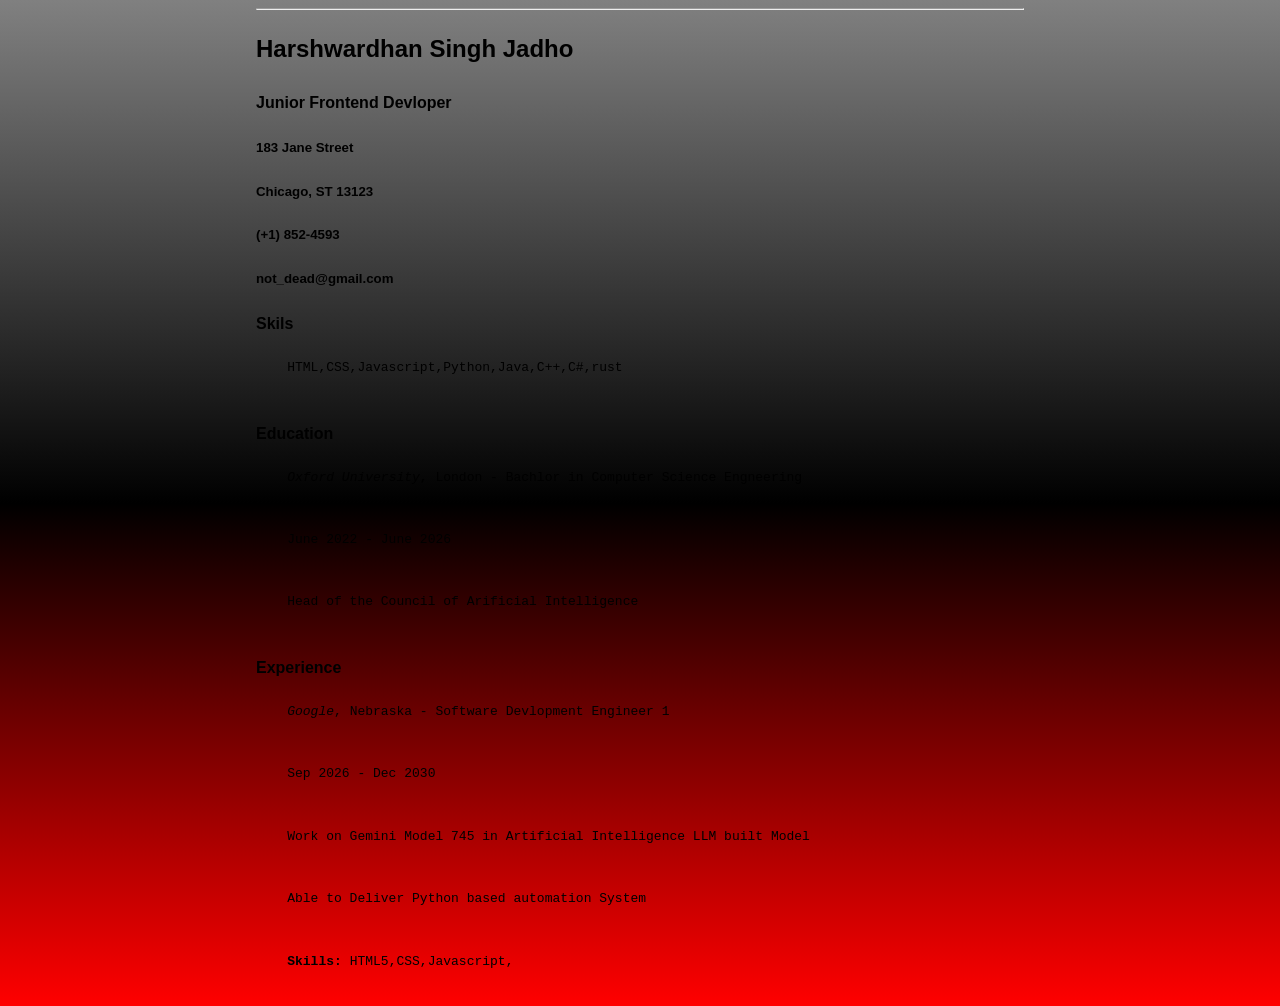
<file: GitDemo/Code with Harry/Web Devlopment/Basic HTML website/index.html>
<!DOCTYPE html>
<html lang="en">
<head>
    <meta charset="UTF-8">
    <meta name="viewport" content="width=device-width, initial-scale=1.0">
     <link rel="stylesheet" href="style.css"> 
    <link href="https://fonts.googleapis.com/css2?family=Bungee+Tint&family=Roboto+Mono:ital,wght@0,100..700;1,100..700&display=swap" rel="stylesheet">
    <title>Single page CV</title>
</head>
<body>
<hr>
  <h2>Harshwardhan Singh Jadho</h2>  
  <h4>Junior Frontend Devloper </h4>
  <h5>183 Jane Street</h5>
  <h5>Chicago, ST 13123</h5>
  <h5>(+1) 852-4593</h5>
  <h5>not_dead@gmail.com</h5>

  <h4>Skils</h4>
  <pre>
    HTML,CSS,Javascript,Python,Java,C++,C#,rust
  </pre>
  <h4>Education</h4>
  <pre>
    <i>Oxford University</i>, London - Bachlor in Computer Science Engneering
    <br>
    June 2022 - June 2026
    <br>
    Head of the Council of Arificial Intelligence
  </pre>
  <h4>Experience</h4>
  <pre>
    <i>Google</i>, Nebraska - Software Devlopment Engineer 1 
    <br>
    Sep 2026 - Dec 2030
    <br>
    Work on Gemini Model 745 in Artificial Intelligence LLM built Model
    <br>
    Able to Deliver Python based automation System
    <br>
    <b>Skills:</b> HTML5,CSS,Javascript,
  </pre>
</body>
</html>
</file>
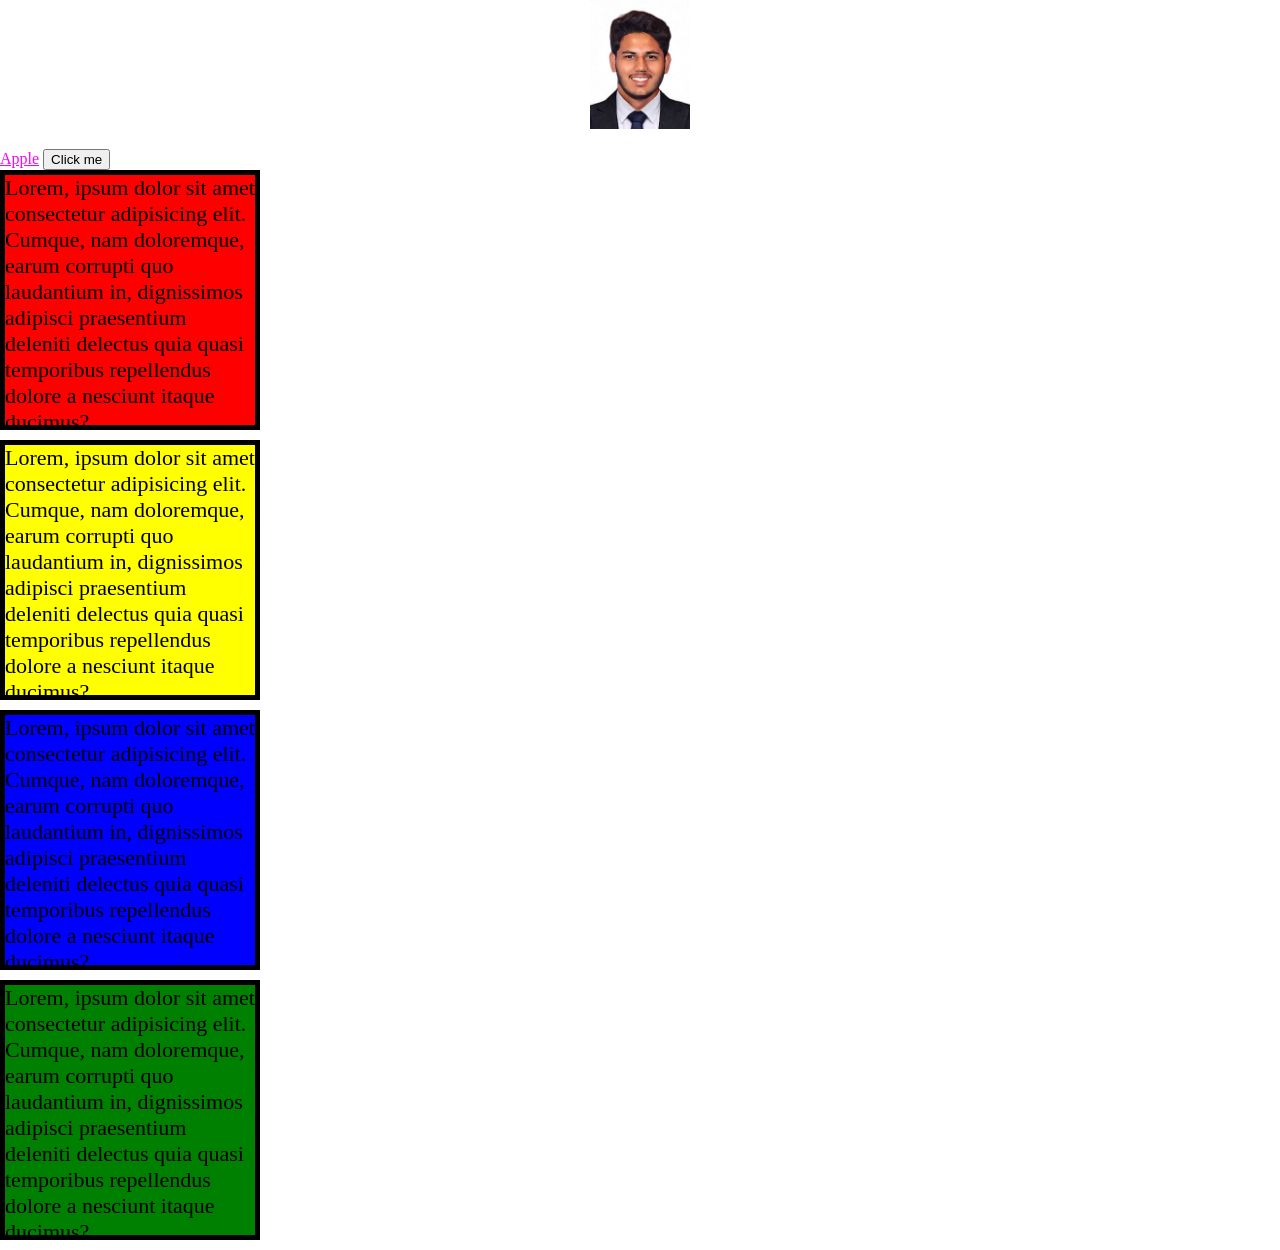
<file: GitDemo/Code with Harry/Web Devlopment/CSS/index.html>
<!DOCTYPE html>
<html lang="en">
<head>
    <meta charset="UTF-8">
    <meta name="viewport" content="width=device-width, initial-scale=1.0">
    <link rel="stylesheet" href="style.css">
    <title>index.html</title>
</head>
<body>
    <img src="Harshwardhan.jpg" width="100px">
    <a href = "https://www.apple.com/in/" target="_main" >Apple</a>
    <button> Click me </button>
    <div id="box1">Lorem, ipsum dolor sit amet consectetur adipisicing elit. Cumque, nam doloremque, earum corrupti quo laudantium in, dignissimos adipisci praesentium deleniti delectus quia quasi temporibus repellendus dolore a nesciunt itaque ducimus?</div>
    <div id="box2">Lorem, ipsum dolor sit amet consectetur adipisicing elit. Cumque, nam doloremque, earum corrupti quo laudantium in, dignissimos adipisci praesentium deleniti delectus quia quasi temporibus repellendus dolore a nesciunt itaque ducimus?</div>
    <div id="box3">Lorem, ipsum dolor sit amet consectetur adipisicing elit. Cumque, nam doloremque, earum corrupti quo laudantium in, dignissimos adipisci praesentium deleniti delectus quia quasi temporibus repellendus dolore a nesciunt itaque ducimus?</div>
    <div id="box4">Lorem, ipsum dolor sit amet consectetur adipisicing elit. Cumque, nam doloremque, earum corrupti quo laudantium in, dignissimos adipisci praesentium deleniti delectus quia quasi temporibus repellendus dolore a nesciunt itaque ducimus?</div>
</body>
</html>
</file>
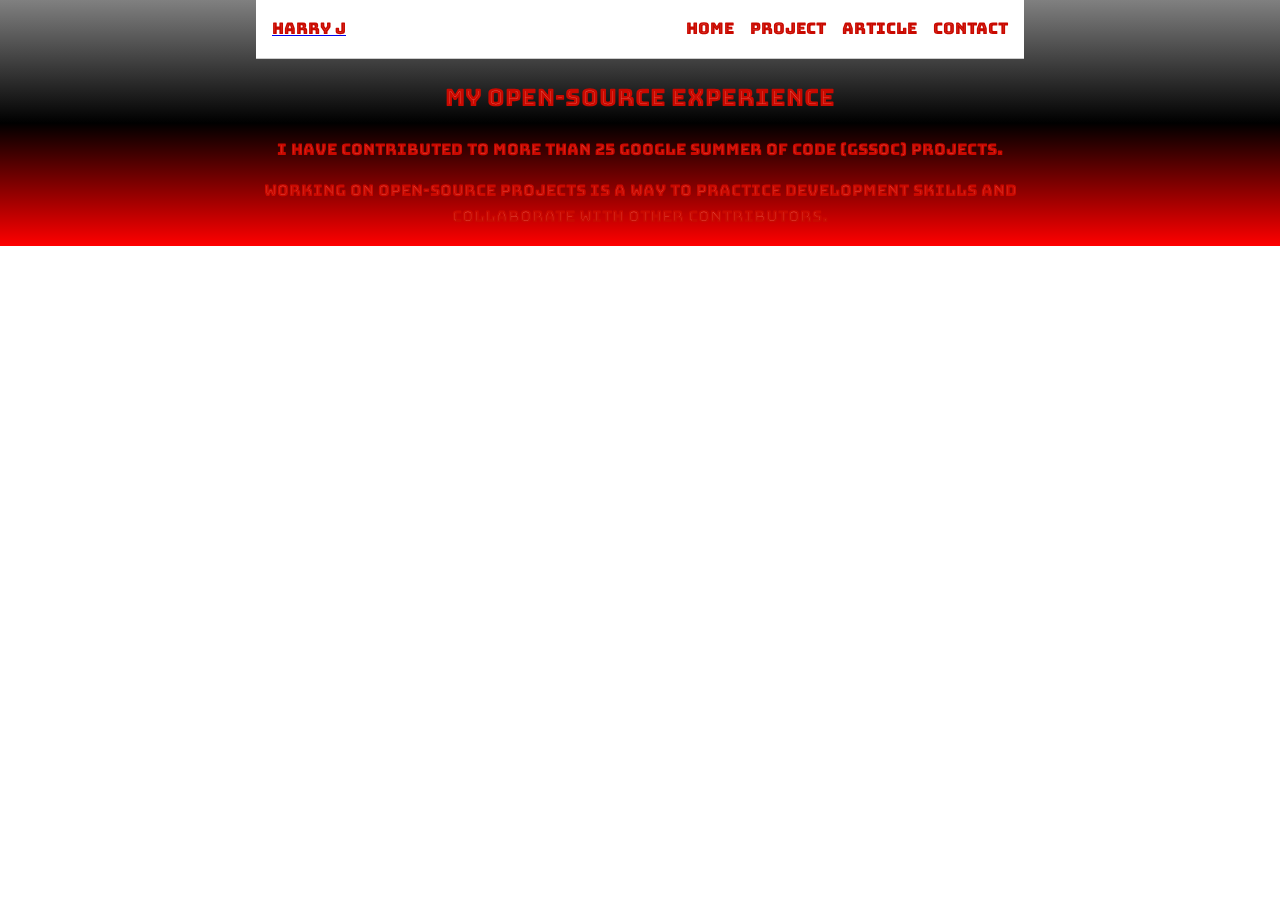
<file: GitDemo/Code with Harry/Web Devlopment/Basic HTML website/Article.html>
<!DOCTYPE html>
<html lang="en">
<head>
    <meta charset="UTF-8">
    <meta name="viewport" content="width=device-width, initial-scale=1.0">
    <title>Articles</title>
     <link rel="stylesheet" href="style.css"> 
    <link href="https://fonts.googleapis.com/css2?family=Bungee+Tint&family=Roboto+Mono:ital,wght@0,100..700;1,100..700&display=swap" rel="stylesheet">
</head>
<body>
<header class="site-header">
    <a href="basic html website.html">Harry J</a>
    <nav class="site-nav" aria-label="Main navigation">
        <a href="basic html website.html">Home</a>
        <a href="Project.html">Project</a>
        <a href="Article.html" aria-current="page">Article</a>
        <a href="Contact.html">Contact</a>
    </nav>
</header>
<main>
    <article>
        <h1>My open-source experience</h1>
        <p>I have contributed to more than 25 Google Summer of Code (GSSOC) projects.</p>
        <p>Working on open-source projects is a way to practice development skills and collaborate with other contributors.</p>
    </article>
</main>
</body>
</html>
</file>
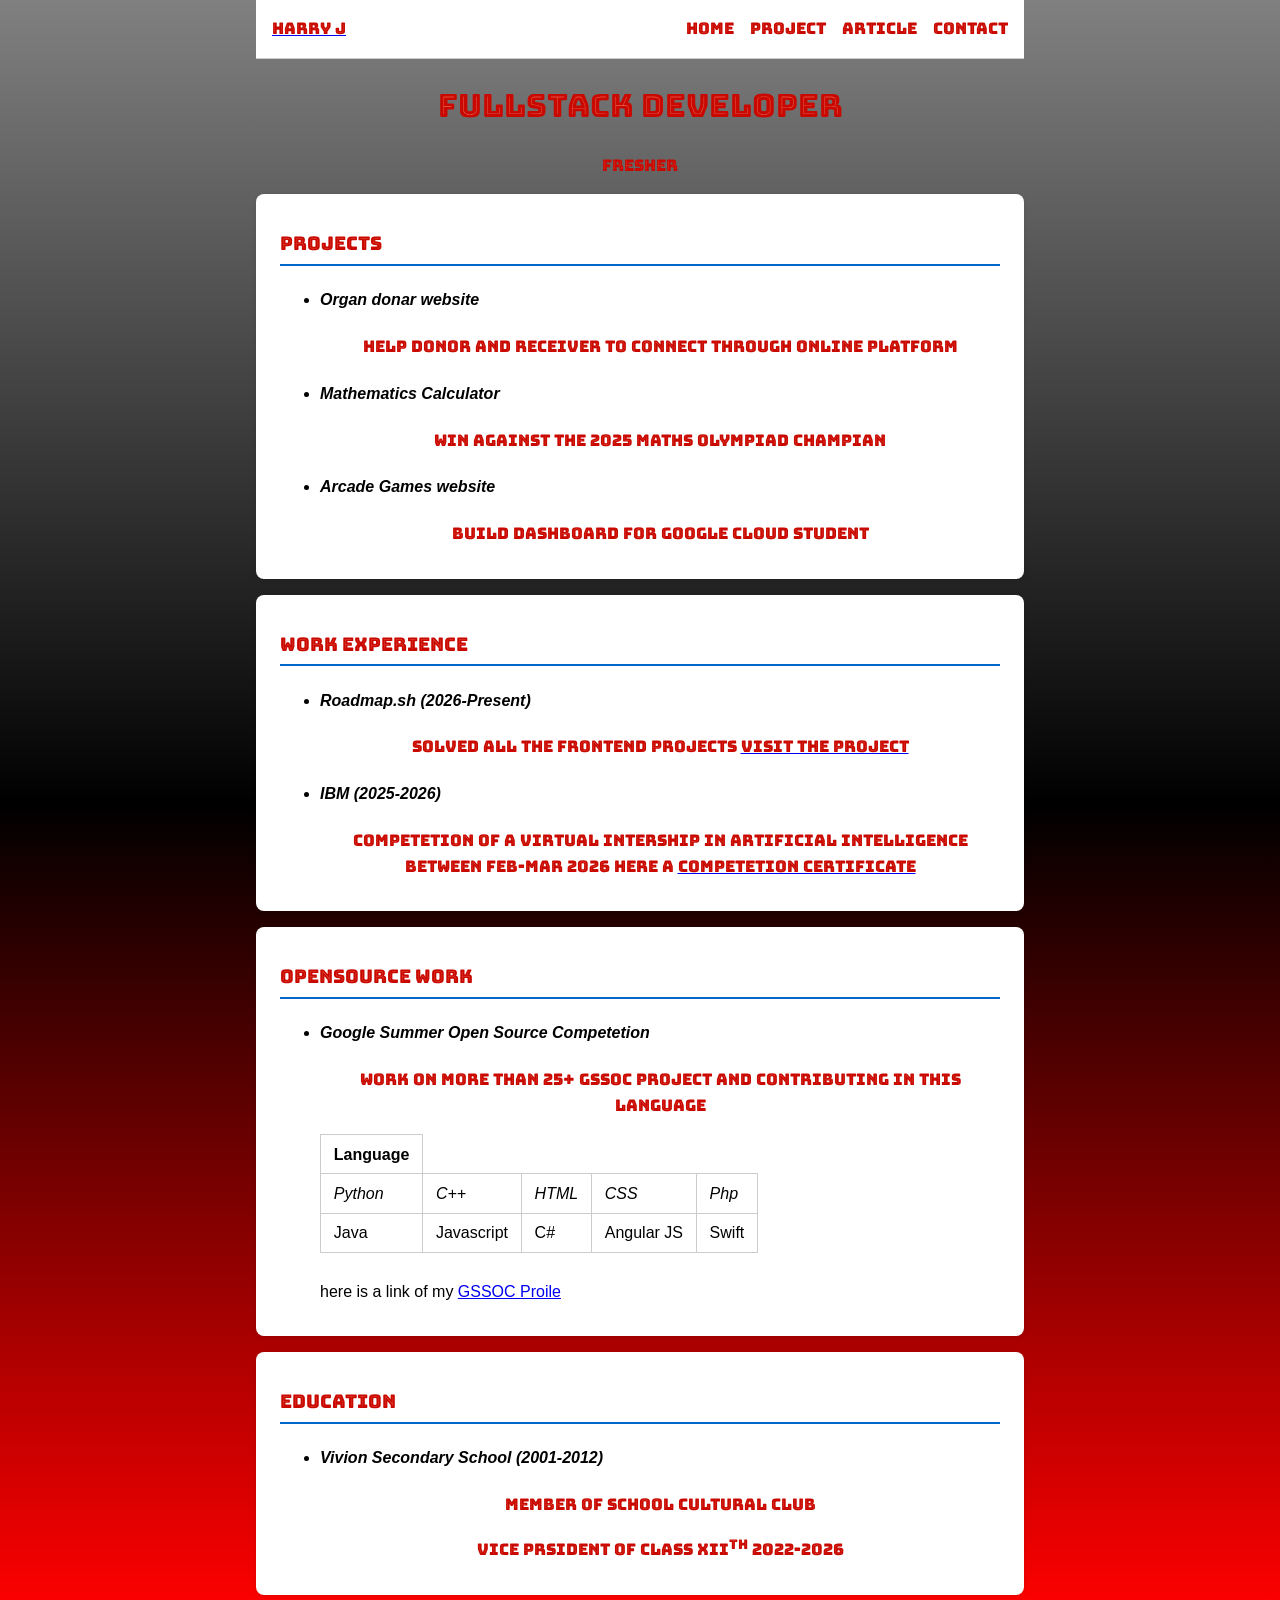
<file: GitDemo/Code with Harry/Web Devlopment/Basic HTML website/basic html website.html>
<!DOCTYPE html>
<html lang="en">
<head>
    <meta charset="UTF-8">
    <meta name="viewport" content="width=device-width, initial-scale=1.0">
    <title>Basic HTML website</title>
    <link rel="stylesheet" href="style.css"> 
    <link href="https://fonts.googleapis.com/css2?family=Bungee+Tint&family=Roboto+Mono:ital,wght@0,100..700;1,100..700&display=swap" rel="stylesheet">
    <link href="https://fonts.googleapis.com/css2?family=Honk&display=swap" rel="stylesheet">
</head>
<body>
<header class="site-header">
    <a href="basic html website.html">Harry J</a>
    <nav class="site-nav" aria-label="Main navigation">
        <a href="basic html website.html" aria-current="page">Home</a>
        <a href="Project.html">Project</a>
        <a href="Article.html">Article</a>
        <a href="Contact.html">Contact</a>
    </nav>
</header>
<header>
  <h1>Fullstack Developer</h1>
  <p>Fresher</p>
</header>
<section>
<h3>Projects</h3>
<ul>
<li><h4><i>Organ donar website</i></h4></li>
<p>
    Help Donor and Receiver to connect through online platform 
</p>
<li><h4><i>Mathematics Calculator</i></h4></li>
<p>
    Win Against the 2025 Maths Olympiad Champian
</p>
<li><h4><i>Arcade Games website</i></h4></li>
<p>
    Build Dashboard for Google Cloud Student  
</p>
</ul>
</section>
<section>
    <h3>Work Experience </h3>
<ul>
    <li><h4><i>Roadmap.sh (2026-Present)</i></h4></li>
    <p>
        Solved all the frontend Projects
        <a href="Project.html"> visit the Project </a>
    </p>
    <li><h4><i>IBM (2025-2026)</i></h4></li>
    <p>
        Competetion of a Virtual Intership in Artificial Intelligence between Feb-Mar 2026 here a 
        <a href="Project.html"> Competetion Certificate </a>
    </p>

</ul>
</section>
<section>
    <h3>Opensource Work </h3>
<ul>
    <li><h4><i>Google Summer Open Source Competetion</i></h4></li>
    <p>
        work on More than 25+ GSSOC Project and Contributing in this Language 
        <table>
    <thead>
    
    <tr>
        <th>Language</th>
    </tr>
    </thead>
    <tbody>
    <tr>
        <td><i>Python</i></td>
        <td><i>C++</i></td>
        <td><i>HTML</i></td>
        <td><i>CSS</i></td>
        <td><i>Php</i></td>
    </tr>
    <tr>
        <td>Java</td>
        <td>Javascript</td>
        <td>C#</td>
        <td>Angular JS</td>
        <td>Swift</td>
    </tr>
    </tbody>
</table>
<br>
        here is a link of my <a href="Project.html">GSSOC Proile</a>
    </p>
</ul>
</section>

<section>
<h3>Education</h3>
<ul><li><h4><i>Vivion Secondary School (2001-2012)</i></h4></li>
    <p>
        Member of School Cultural Club  
    </p>
    <p>
        Vice prsident of Class XII<sup>th</sup> 2022-2026
    </p>
</section>
</ul>
</body>
</html>
</file>
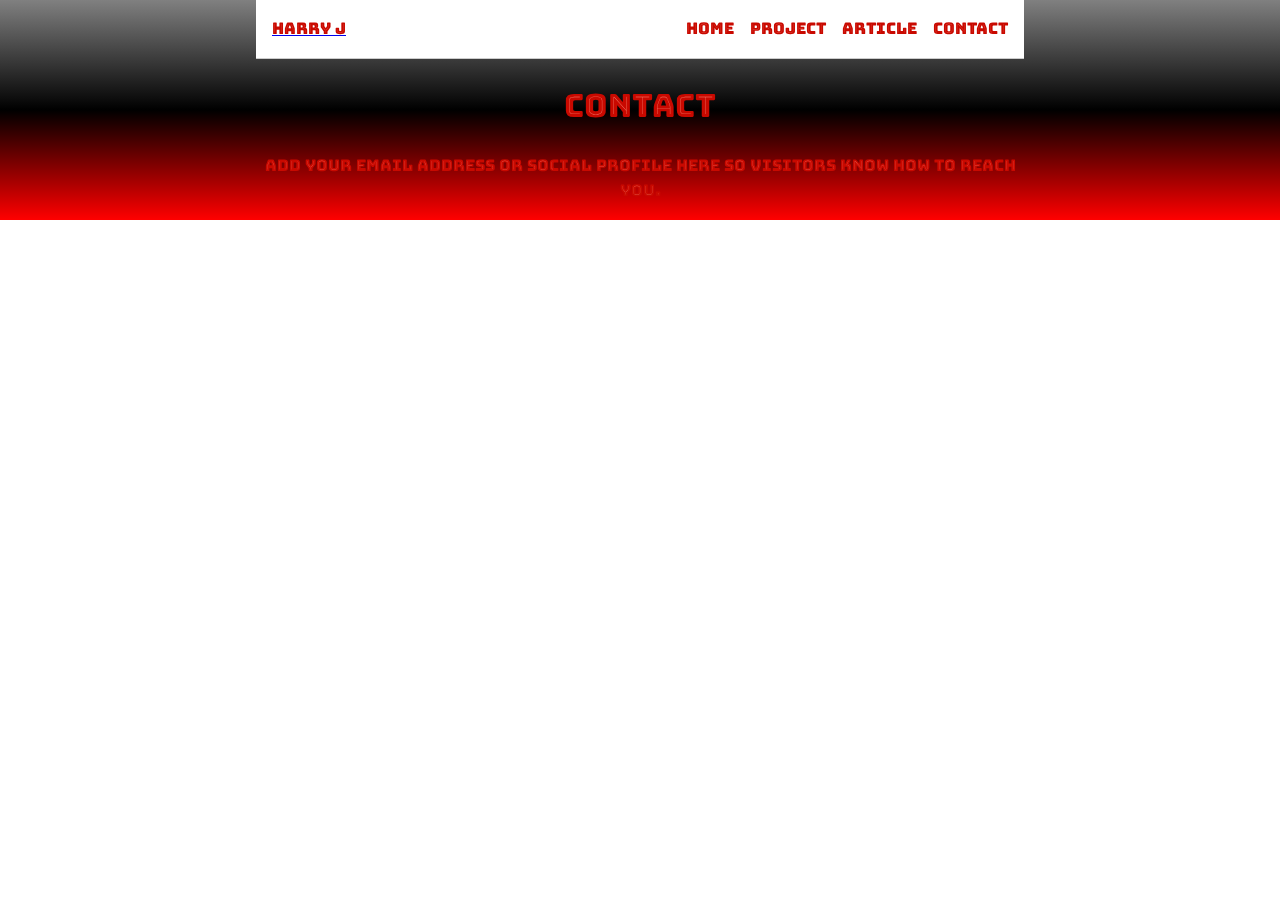
<file: GitDemo/Code with Harry/Web Devlopment/Basic HTML website/Contact.html>
<!DOCTYPE html>
<html lang="en">
<head>
    <meta charset="UTF-8">
    <meta name="viewport" content="width=device-width, initial-scale=1.0">
    <title>Contact | Harry J</title>
     <link rel="stylesheet" href="style.css"> 
    <link href="https://fonts.googleapis.com/css2?family=Bungee+Tint&family=Roboto+Mono:ital,wght@0,100..700;1,100..700&display=swap" rel="stylesheet">
</head>
<body>
<header class="site-header">
    <a href="basic html website.html">Harry J</a>
    <nav class="site-nav" aria-label="Main navigation">
        <a href="basic html website.html">Home</a>
        <a href="Project.html">Project</a>
        <a href="Article.html">Article</a>
        <a href="Contact.html" aria-current="page">Contact</a>
    </nav>
</header>
<main>
    <h1>Contact</h1>
    <p>Add your email address or social profile here so visitors know how to reach you.</p>
</main>
</body>
</html>
</file>
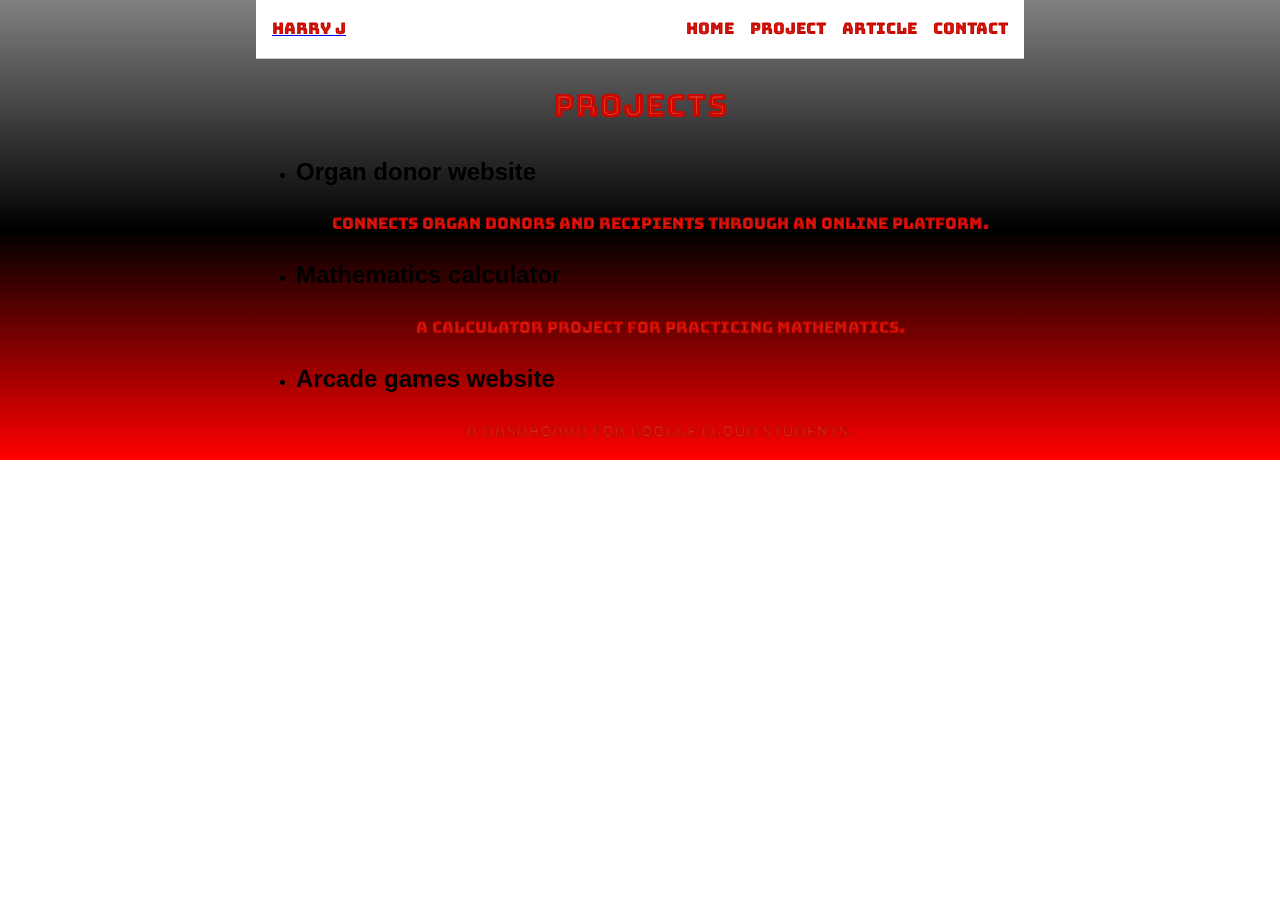
<file: GitDemo/Code with Harry/Web Devlopment/Basic HTML website/Project.html>
<!DOCTYPE html>
<html lang="en">
<head>
    <meta charset="UTF-8">
    <meta name="viewport" content="width=device-width, initial-scale=1.0">
    <title>Projects</title>
     <link rel="stylesheet" href="style.css"> 
    <link href="https://fonts.googleapis.com/css2?family=Bungee+Tint&family=Roboto+Mono:ital,wght@0,100..700;1,100..700&display=swap" rel="stylesheet">
<body>
<header class="site-header">
    <a href="basic html website.html">Harry J</a>
    <nav class="site-nav" aria-label="Main navigation">
        <a href="basic html website.html">Home</a>
        <a href="Project.html" aria-current="page">Project</a>
        <a href="Article.html">Article</a>
        <a href="Contact.html">Contact</a>
    </nav>
</header>
<main>
    <h1>Projects</h1>
    <ul>
        <li>
            <h2>Organ donor website</h2>
            <p>Connects organ donors and recipients through an online platform.</p>
        </li>
        <li>
            <h2>Mathematics calculator</h2>
            <p>A calculator project for practicing mathematics.</p>
        </li>
        <li>
            <h2>Arcade games website</h2>
            <p>A dashboard for Google Cloud students.</p>
        </li>
    </ul>
</main>
</body>
</html>
</file>
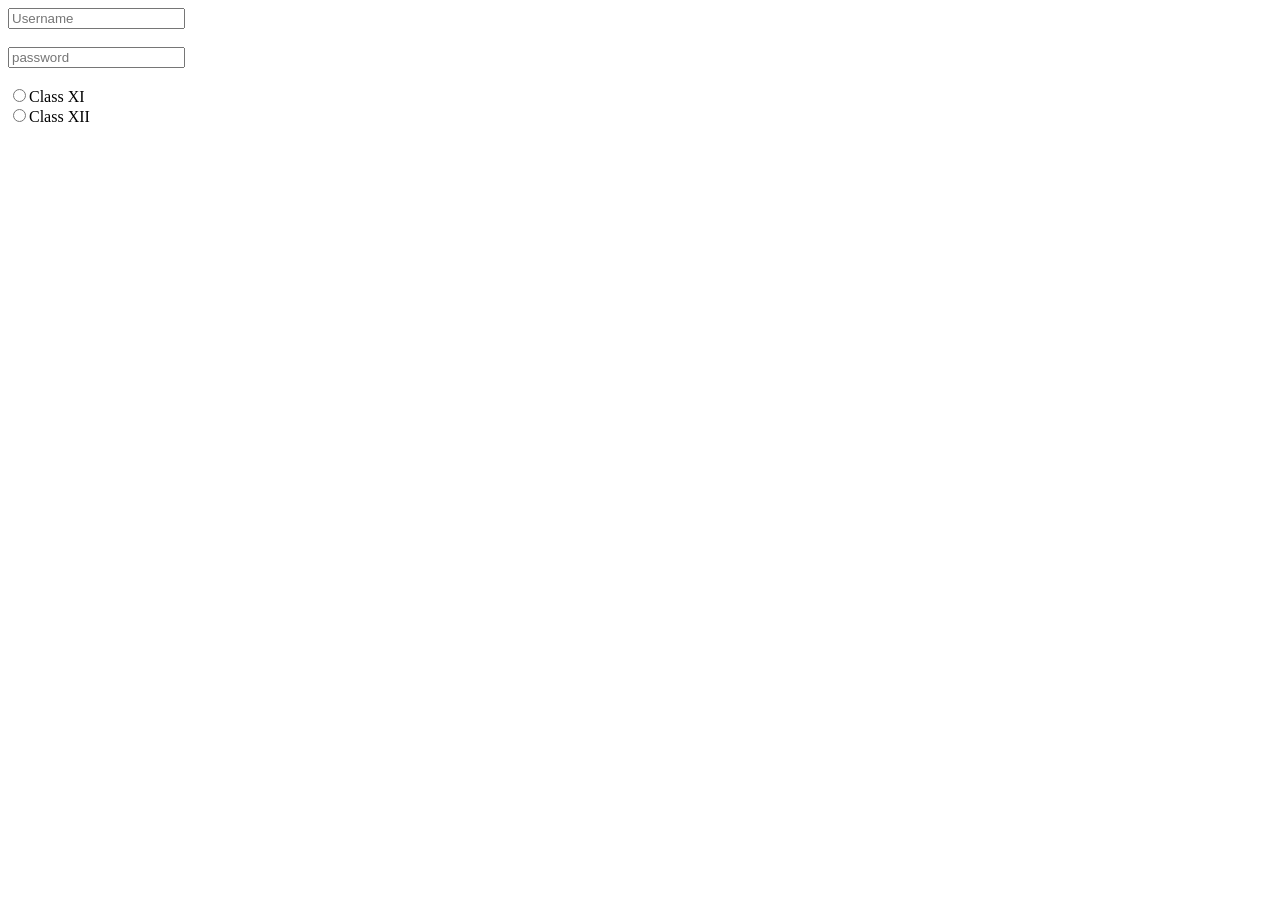
<file: GitDemo/Code with Harry/Web Devlopment/HTML Tutorial/CH 5 HTML Form.html>
<!DOCTYPE html>
<html lang="en">
<head>
    <meta charset="UTF-8">
    <meta name="viewport" content="width=device-width, initial-scale=1.0">
    <title>Document</title>
</head>
<body>
    <form action="/action.php">

        <input type="text" placeholder="Username">
        <br>
        <br>
        <input type="password" placeholder="password">
        <br>
        <br>
        <label for="1">
        <input type="radio" value="Class XI" name="Class" id="1">Class XI
        </label>
        <br>
        <label for="2">
        <input type="radio" value="Class XII" name="Class" id="2">Class XII
        </label>
        
    </form>
</body>
</html>
</file>
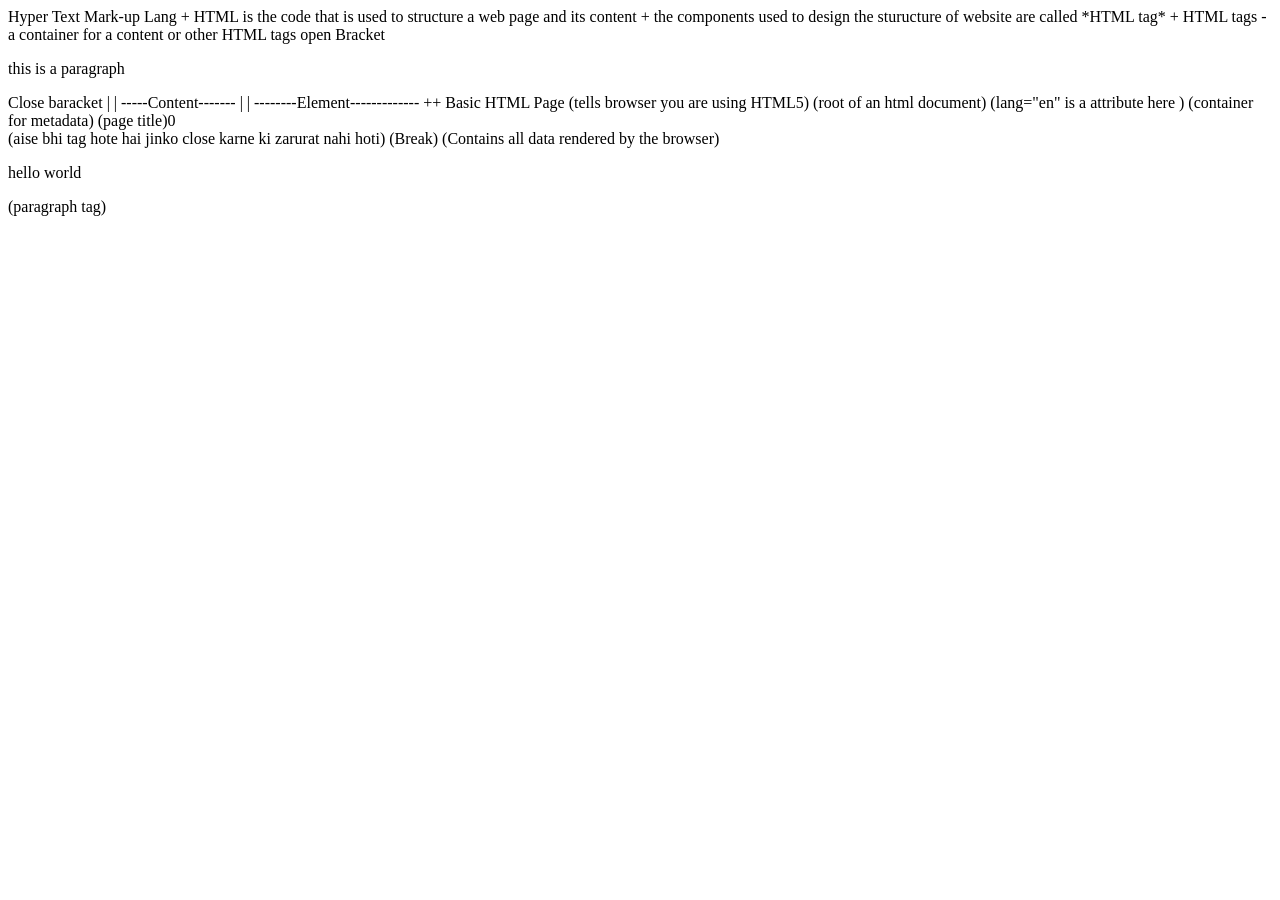
<file: GitDemo/Code with Harry/Web Devlopment/HTML Tutorial/CH1 HTML document structure.html>
Hyper Text Mark-up Lang

+ HTML is the code that is used to structure a web page and its content

+ the components used to design the sturucture of website are called *HTML tag*

+ HTML tags - a container for a content or other HTML tags
  
open Bracket <p> this is a paragraph </p> Close baracket
                |                   |
                 -----Content-------
            |                           |
             --------Element-------------


++ Basic HTML Page

<!DOCTYPE html>   (tells browser you are using HTML5)

<html lang="en">  (root of an html document) (lang="en" is a attribute here )

<head>  (container for metadata)

<title>CH1 HTML document structure</title>  (page title)0

<br> (aise bhi tag hote hai jinko close karne ki zarurat nahi hoti) (Break)
<!--this is a comment-->
</head>

<body>  (Contains all data rendered by the browser)

<p>hello world</p> (paragraph tag)

</body>

</html>
</file>
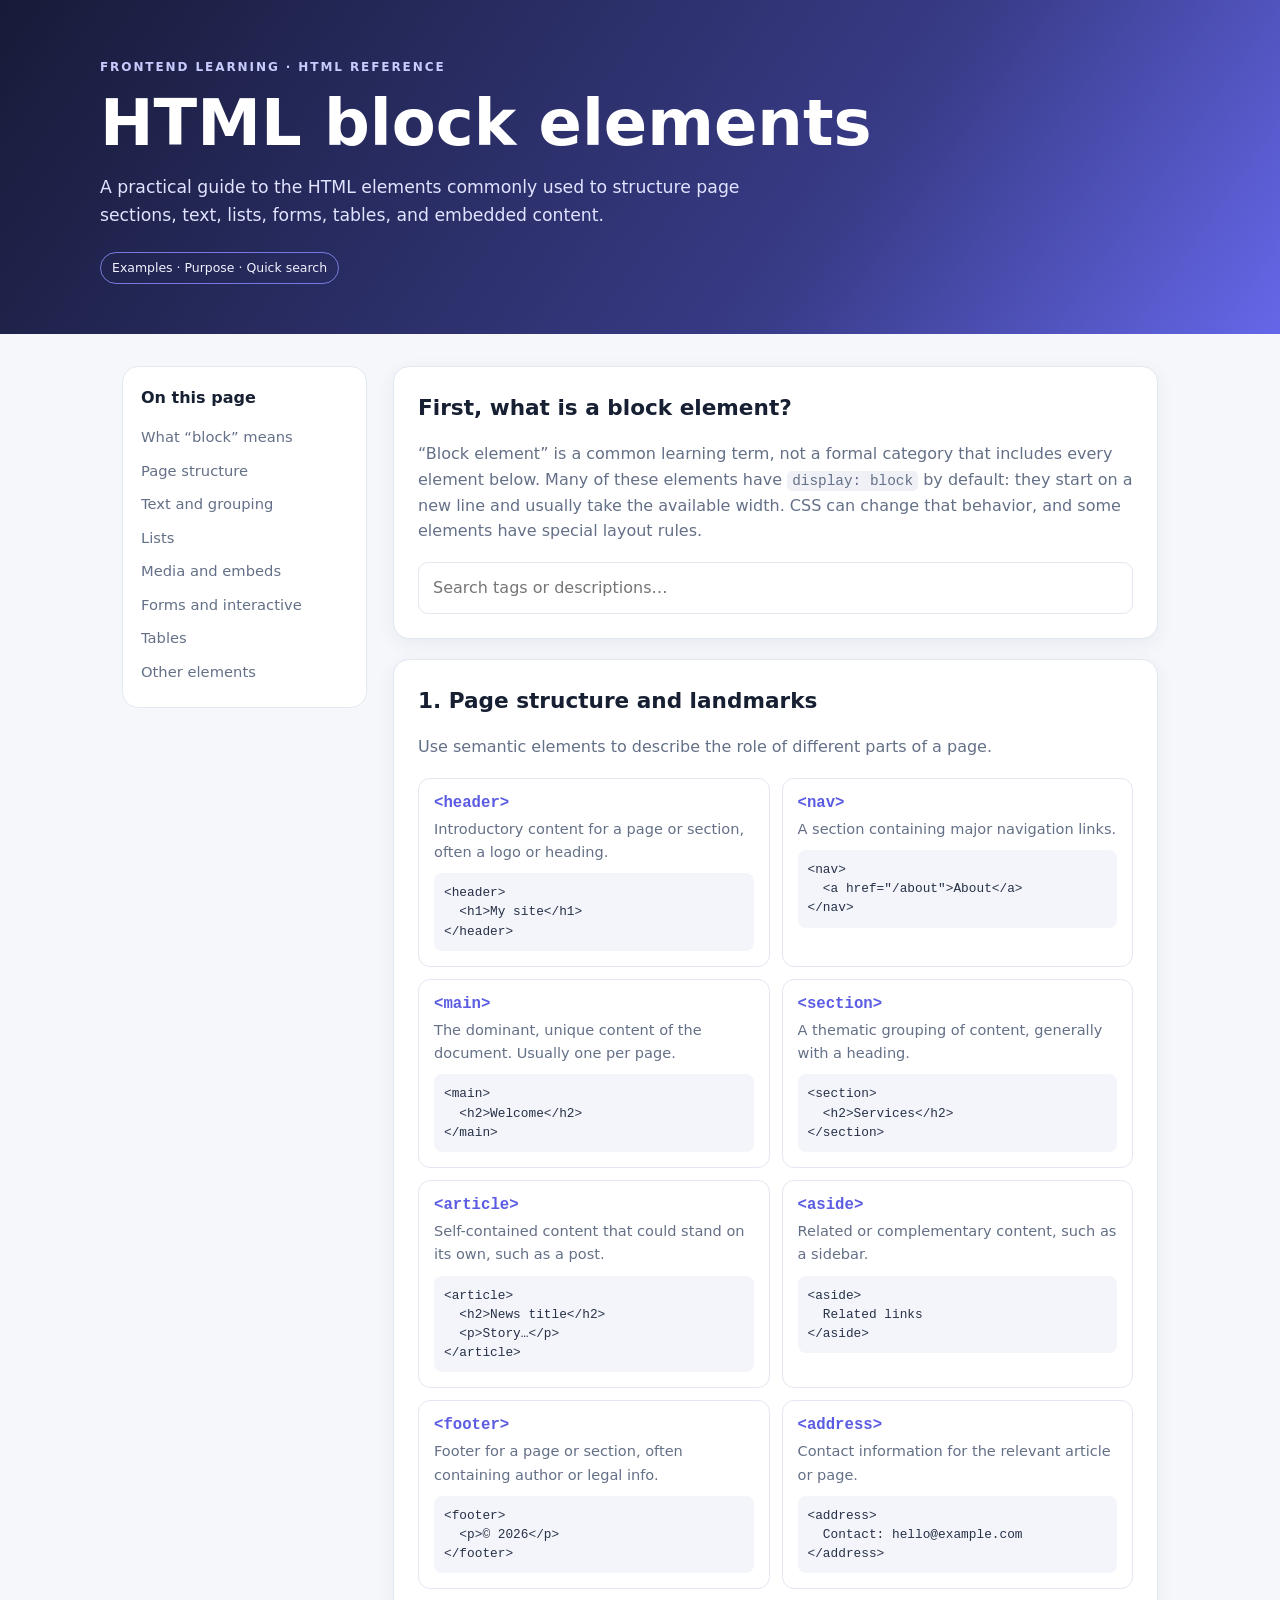
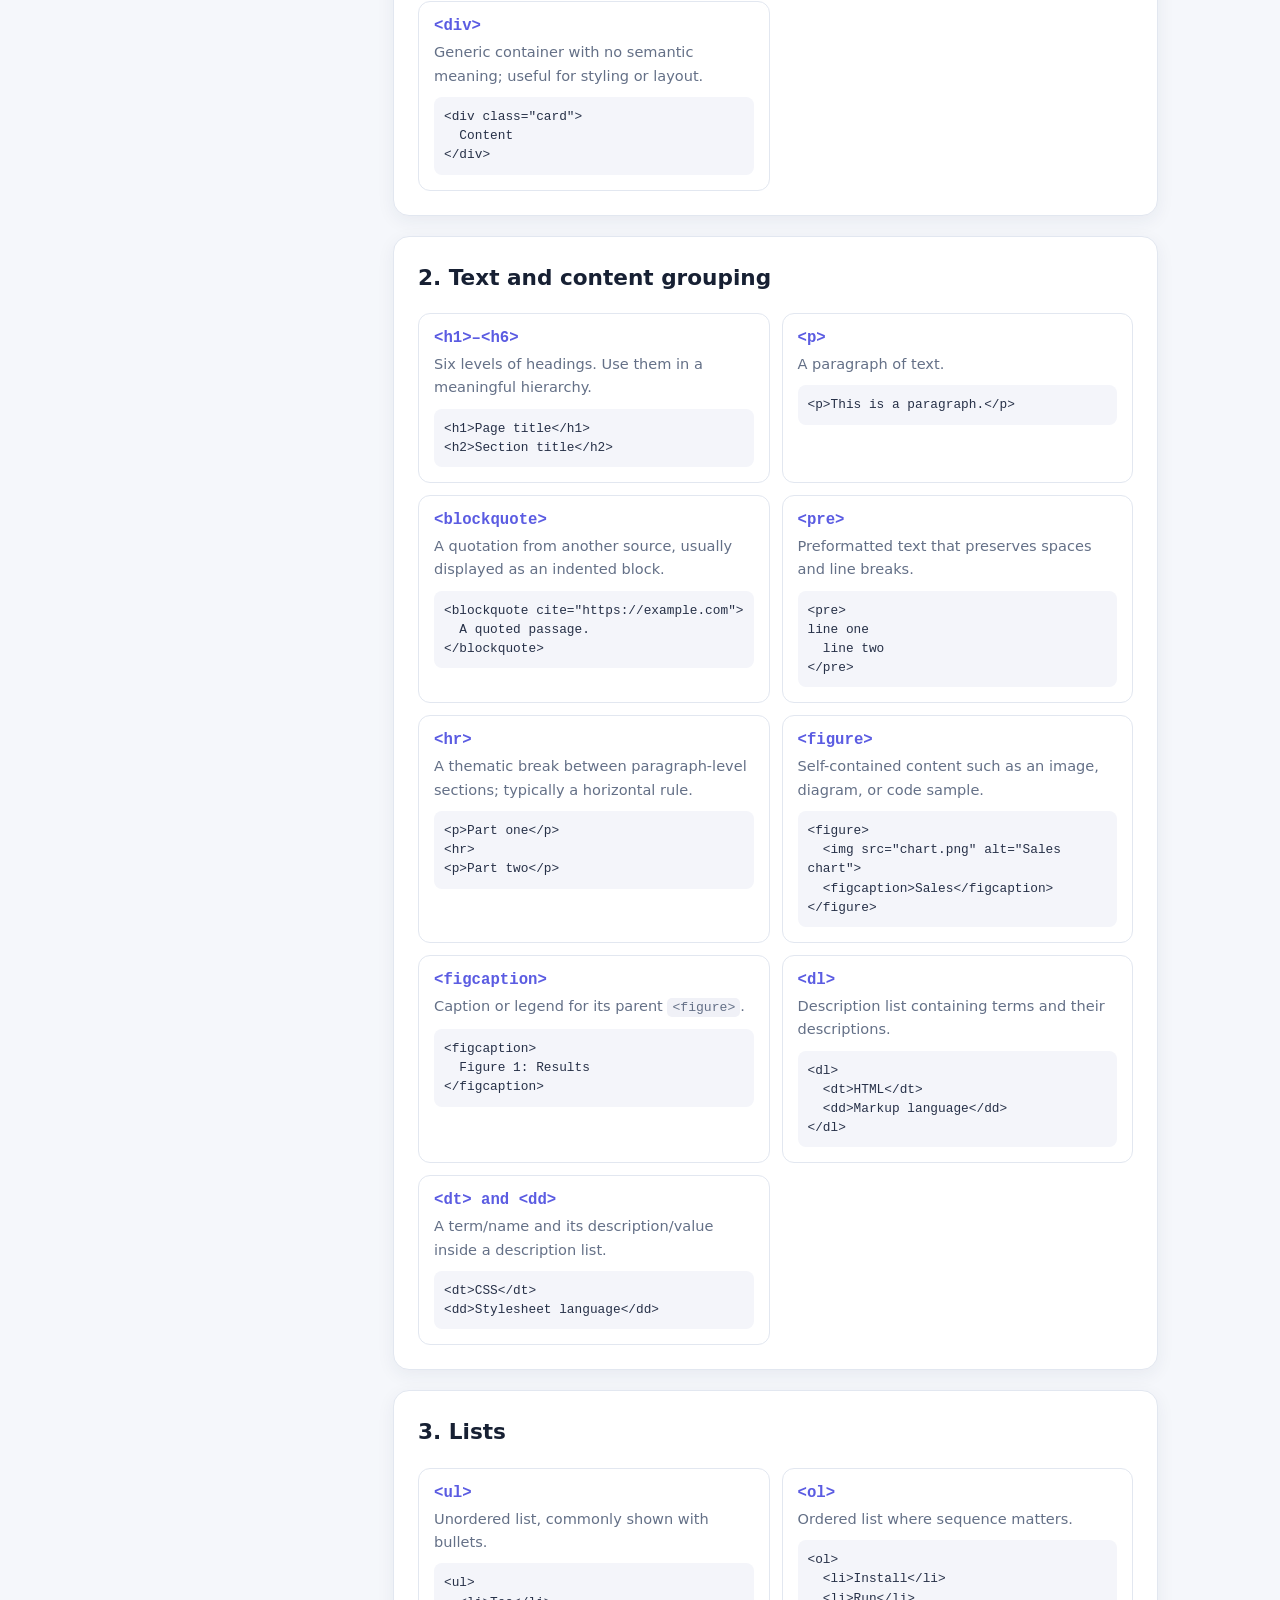
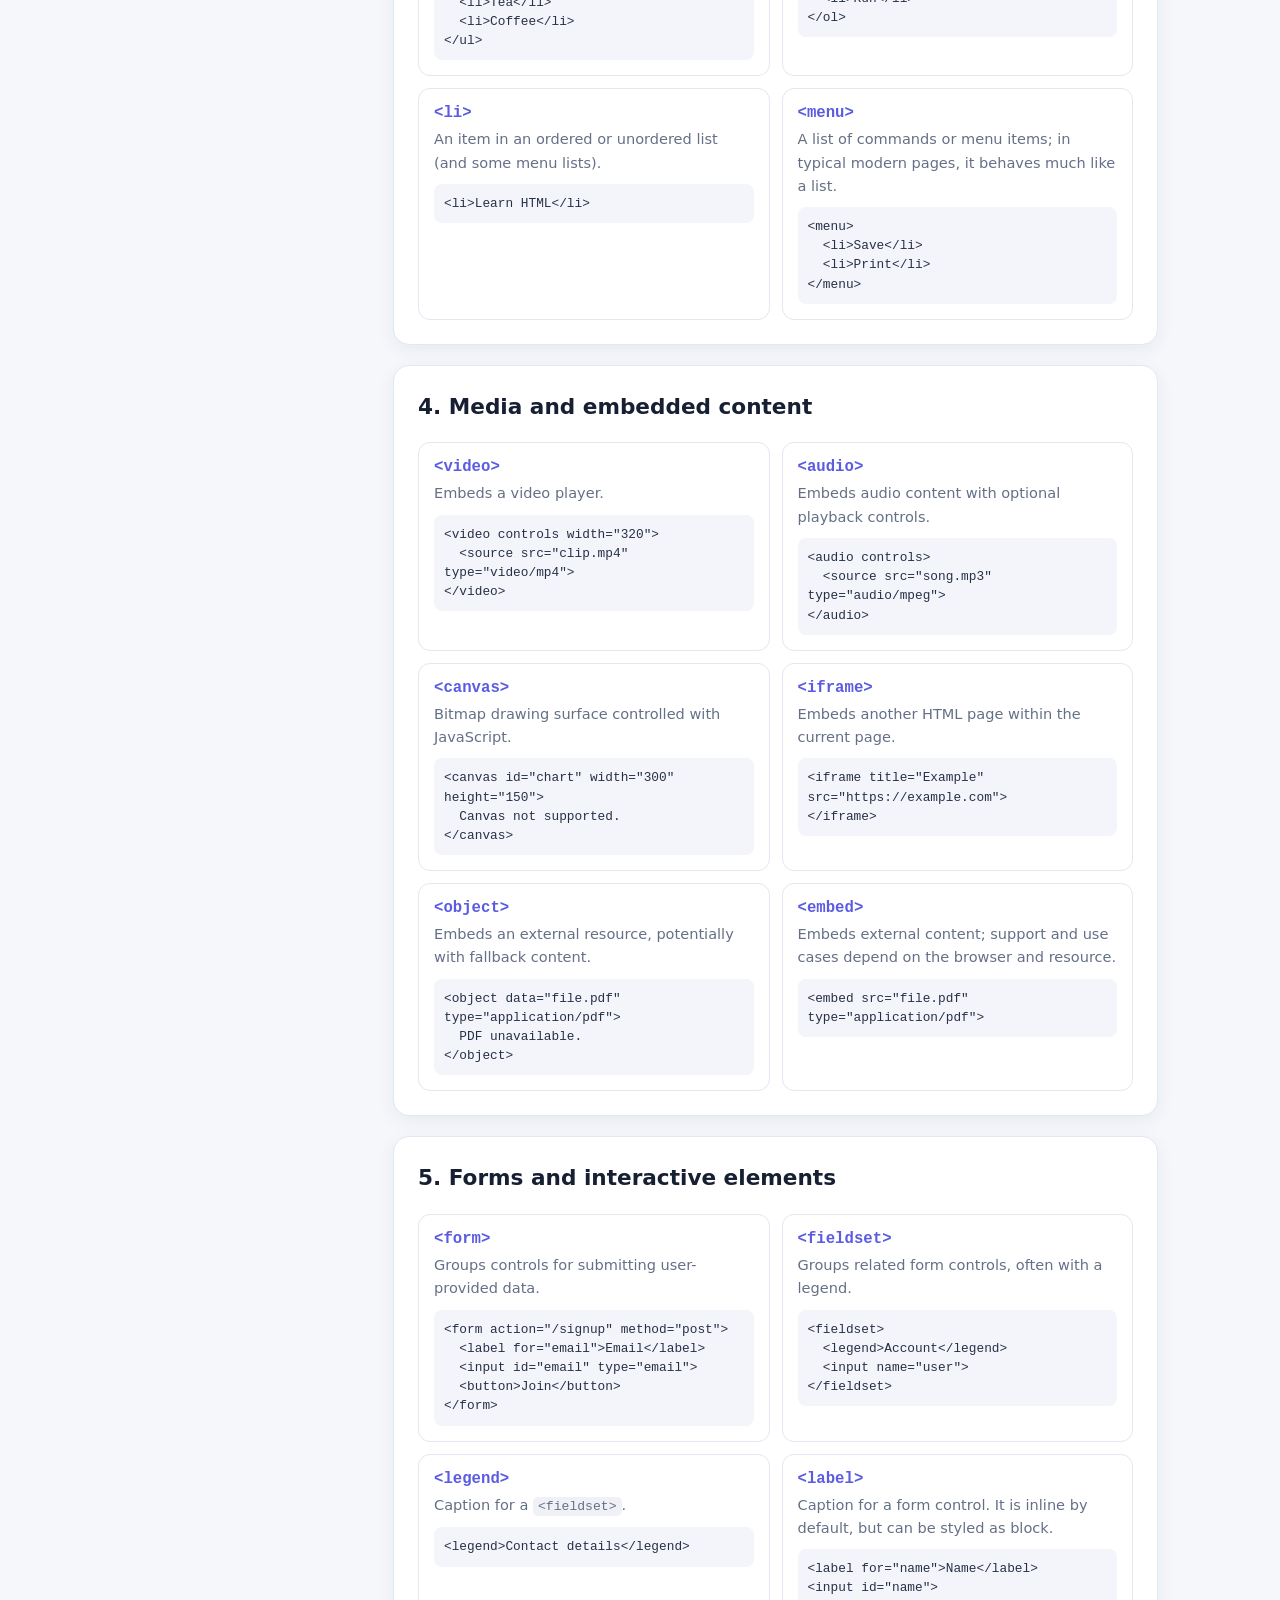
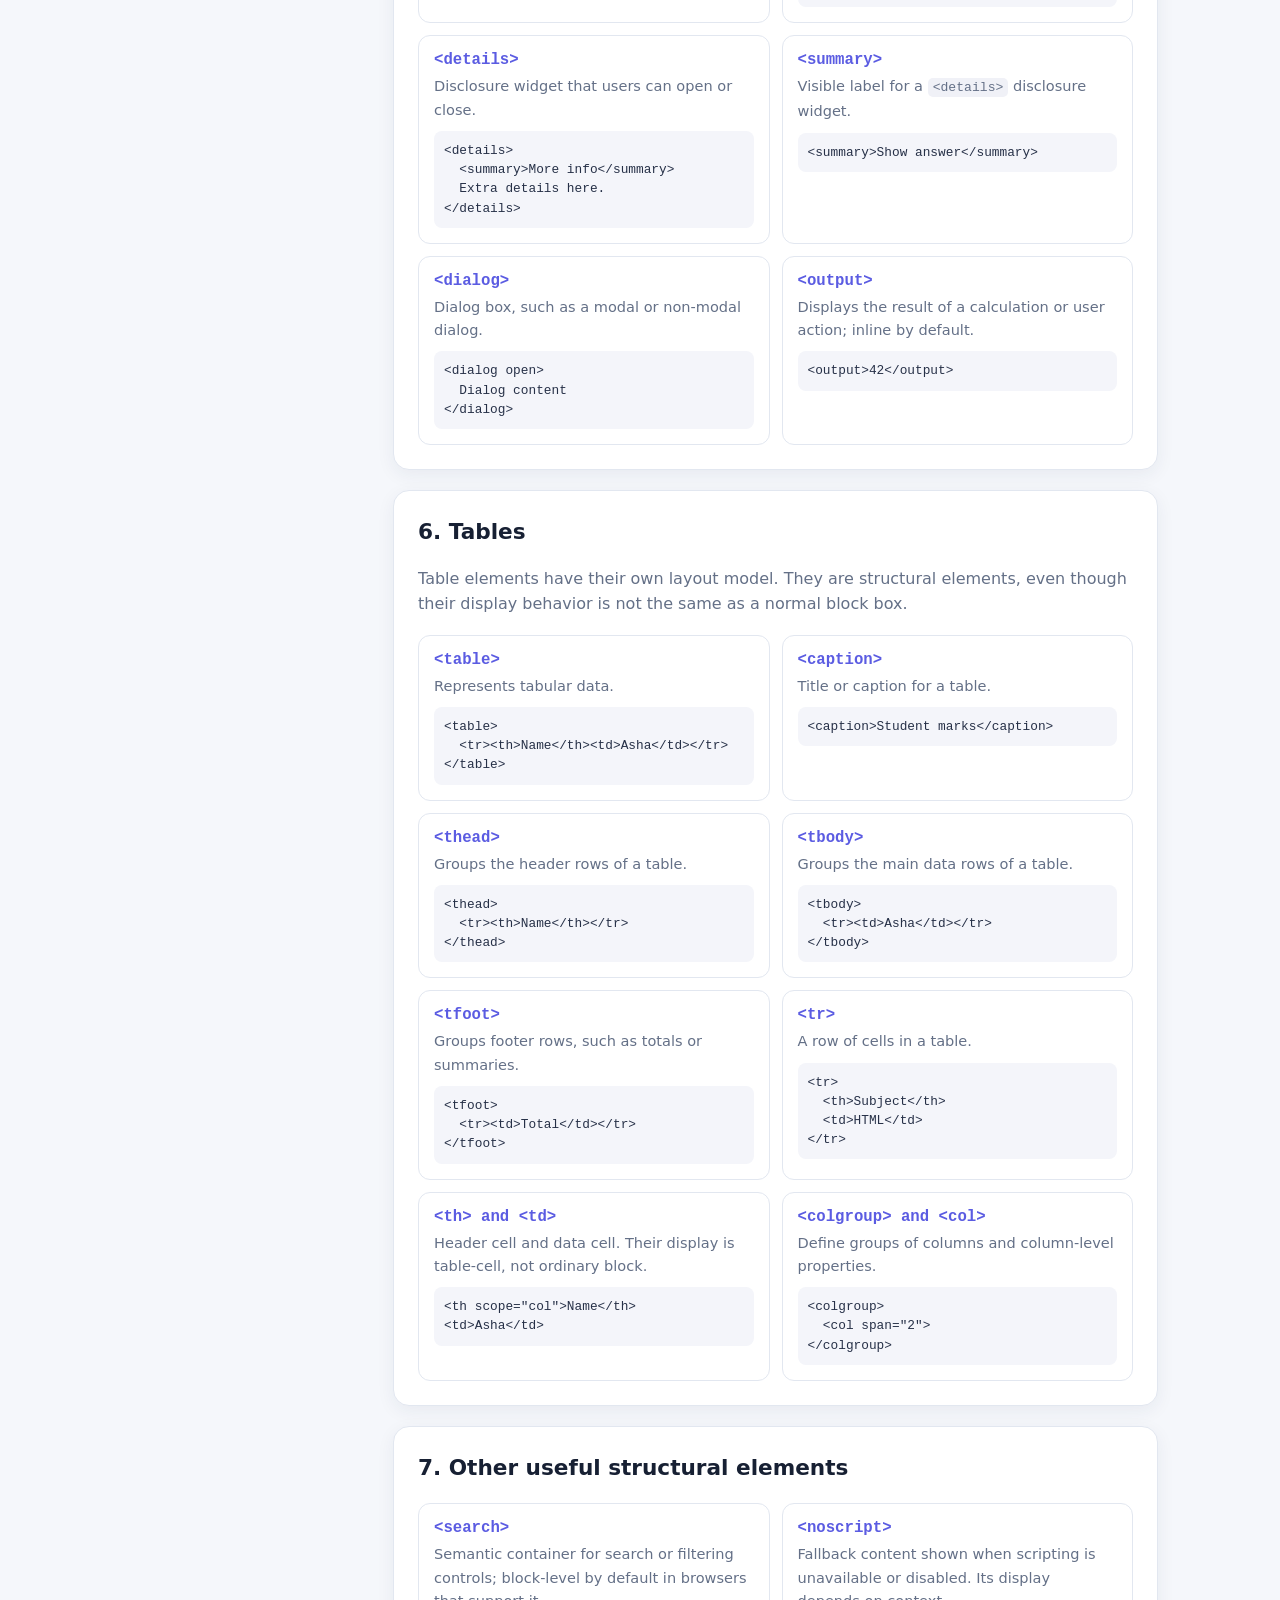
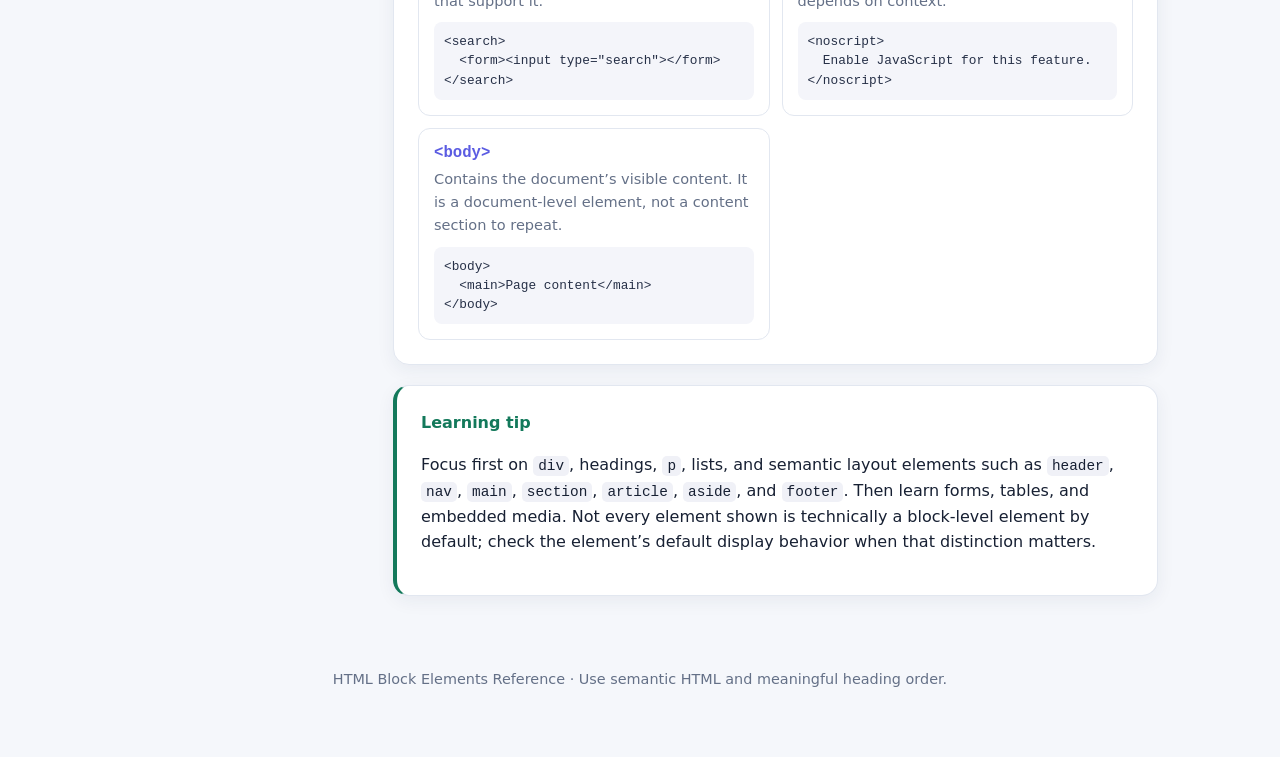
<file: GitDemo/Code with Harry/Web Devlopment/HTML Tutorial/CH3 HTML Block tags.html>
<!DOCTYPE html>
<html lang="en">
<head>
  <meta charset="UTF-8">
  <meta name="viewport" content="width=device-width, initial-scale=1.0">
  <meta name="description" content="A visual guide to common HTML elements that display as blocks, with explanations and examples.">
  <title>HTML Block Elements — Reference Guide</title>
  <style>
    :root{--bg:#f5f7fb;--surface:#fff;--ink:#172033;--muted:#647087;--line:#e2e7f0;--accent:#5b5ce2;--accent-soft:#eeeeff;--code:#111827;--green:#13795b}
    *{box-sizing:border-box}html{scroll-behavior:smooth}body{margin:0;background:var(--bg);color:var(--ink);font:16px/1.6 Inter,ui-sans-serif,system-ui,-apple-system,BlinkMacSystemFont,"Segoe UI",sans-serif}
    header{background:linear-gradient(125deg,#171b38,#383b86 65%,#6567e9);color:white;padding:58px 22px 50px} .hero{max-width:1080px;margin:auto}.eyebrow{text-transform:uppercase;letter-spacing:.16em;font-size:.75rem;font-weight:700;color:#c9cbff}.hero h1{font-size:clamp(2.2rem,5vw,4rem);line-height:1.08;margin:12px 0 16px}.hero p{max-width:700px;color:#e1e3ff;font-size:1.08rem;margin:0}.pill{display:inline-block;border:1px solid #7779dc;border-radius:99px;padding:5px 11px;font-size:.78rem;margin-top:22px;color:#f1f1ff}
    .layout{max-width:1080px;margin:32px auto;padding:0 22px;display:grid;grid-template-columns:245px minmax(0,1fr);gap:26px}.sidebar{align-self:start;position:sticky;top:18px;background:var(--surface);border:1px solid var(--line);border-radius:16px;padding:18px}.sidebar strong{display:block;margin-bottom:10px}.sidebar a{display:block;text-decoration:none;color:var(--muted);padding:5px 0;font-size:.92rem}.sidebar a:hover{color:var(--accent)}main{min-width:0}.intro,.group,.note{background:var(--surface);border:1px solid var(--line);border-radius:16px;padding:24px;margin-bottom:20px;box-shadow:0 5px 18px #1d2a4810}.intro h2,.group h2{margin:0 0 8px;font-size:1.35rem}.muted{color:var(--muted)}.tag-grid{display:grid;grid-template-columns:repeat(2,minmax(0,1fr));gap:12px;margin-top:18px}.tag{border:1px solid var(--line);border-radius:12px;padding:15px;min-width:0}.tag h3{font:600 .98rem ui-monospace,SFMono-Regular,Consolas,monospace;color:var(--accent);margin:0 0 5px}.tag p{margin:0 0 10px;color:var(--muted);font-size:.91rem}.tag pre{white-space:pre-wrap;overflow-wrap:anywhere;background:#f4f5fa;border-radius:8px;padding:10px;margin:0;color:#263047;font: .8rem/1.5 ui-monospace,SFMono-Regular,Consolas,monospace}.group{scroll-margin-top:20px}.searchbar{display:flex;gap:10px;margin-top:18px}.searchbar input{width:100%;padding:12px 14px;border:1px solid var(--line);border-radius:10px;font:inherit;background:white}.searchbar input:focus{outline:3px solid #dadaff;border-color:var(--accent)}.note{border-left:4px solid var(--green)}.note strong{color:var(--green)}code{font-family:ui-monospace,SFMono-Regular,Consolas,monospace;background:#f0f1f7;padding:2px 5px;border-radius:5px;font-size:.9em}footer{text-align:center;color:var(--muted);padding:20px 22px 42px;font-size:.9rem}.empty{display:none;color:var(--muted);padding:18px 0}
    @media(max-width:800px){.layout{grid-template-columns:1fr}.sidebar{position:static}.sidebar nav{display:flex;flex-wrap:wrap;gap:4px 16px}.tag-grid{grid-template-columns:1fr}}
  </style>
</head>
<body>
<header><div class="hero"><div class="eyebrow">Frontend learning · HTML reference</div><h1>HTML block elements</h1><p>A practical guide to the HTML elements commonly used to structure page sections, text, lists, forms, tables, and embedded content.</p><span class="pill">Examples · Purpose · Quick search</span></div></header>
<div class="layout">
  <aside class="sidebar"><strong>On this page</strong><nav><a href="#basics">What “block” means</a><a href="#structure">Page structure</a><a href="#text">Text and grouping</a><a href="#lists">Lists</a><a href="#media">Media and embeds</a><a href="#forms">Forms and interactive</a><a href="#tables">Tables</a><a href="#other">Other elements</a></nav></aside>
  <main>
    <section class="intro" id="basics"><h2>First, what is a block element?</h2><p class="muted">“Block element” is a common learning term, not a formal category that includes every element below. Many of these elements have <code>display: block</code> by default: they start on a new line and usually take the available width. CSS can change that behavior, and some elements have special layout rules.</p><div class="searchbar"><input id="search" type="search" placeholder="Search tags or descriptions…" aria-label="Search HTML elements"></div></section>
    <section class="group" id="structure"><h2>1. Page structure and landmarks</h2><p class="muted">Use semantic elements to describe the role of different parts of a page.</p><div class="tag-grid">
      <article class="tag"><h3>&lt;header&gt;</h3><p>Introductory content for a page or section, often a logo or heading.</p><pre>&lt;header&gt;
  &lt;h1&gt;My site&lt;/h1&gt;
&lt;/header&gt;</pre></article>
      <article class="tag"><h3>&lt;nav&gt;</h3><p>A section containing major navigation links.</p><pre>&lt;nav&gt;
  &lt;a href="/about"&gt;About&lt;/a&gt;
&lt;/nav&gt;</pre></article>
      <article class="tag"><h3>&lt;main&gt;</h3><p>The dominant, unique content of the document. Usually one per page.</p><pre>&lt;main&gt;
  &lt;h2&gt;Welcome&lt;/h2&gt;
&lt;/main&gt;</pre></article>
      <article class="tag"><h3>&lt;section&gt;</h3><p>A thematic grouping of content, generally with a heading.</p><pre>&lt;section&gt;
  &lt;h2&gt;Services&lt;/h2&gt;
&lt;/section&gt;</pre></article>
      <article class="tag"><h3>&lt;article&gt;</h3><p>Self-contained content that could stand on its own, such as a post.</p><pre>&lt;article&gt;
  &lt;h2&gt;News title&lt;/h2&gt;
  &lt;p&gt;Story…&lt;/p&gt;
&lt;/article&gt;</pre></article>
      <article class="tag"><h3>&lt;aside&gt;</h3><p>Related or complementary content, such as a sidebar.</p><pre>&lt;aside&gt;
  Related links
&lt;/aside&gt;</pre></article>
      <article class="tag"><h3>&lt;footer&gt;</h3><p>Footer for a page or section, often containing author or legal info.</p><pre>&lt;footer&gt;
  &lt;p&gt;© 2026&lt;/p&gt;
&lt;/footer&gt;</pre></article>
      <article class="tag"><h3>&lt;address&gt;</h3><p>Contact information for the relevant article or page.</p><pre>&lt;address&gt;
  Contact: hello@example.com
&lt;/address&gt;</pre></article>
      <article class="tag"><h3>&lt;div&gt;</h3><p>Generic container with no semantic meaning; useful for styling or layout.</p><pre>&lt;div class="card"&gt;
  Content
&lt;/div&gt;</pre></article>
    </div></section>
    <section class="group" id="text"><h2>2. Text and content grouping</h2><div class="tag-grid">
      <article class="tag"><h3>&lt;h1&gt;–&lt;h6&gt;</h3><p>Six levels of headings. Use them in a meaningful hierarchy.</p><pre>&lt;h1&gt;Page title&lt;/h1&gt;
&lt;h2&gt;Section title&lt;/h2&gt;</pre></article>
      <article class="tag"><h3>&lt;p&gt;</h3><p>A paragraph of text.</p><pre>&lt;p&gt;This is a paragraph.&lt;/p&gt;</pre></article>
      <article class="tag"><h3>&lt;blockquote&gt;</h3><p>A quotation from another source, usually displayed as an indented block.</p><pre>&lt;blockquote cite="https://example.com"&gt;
  A quoted passage.
&lt;/blockquote&gt;</pre></article>
      <article class="tag"><h3>&lt;pre&gt;</h3><p>Preformatted text that preserves spaces and line breaks.</p><pre>&lt;pre&gt;
line one
  line two
&lt;/pre&gt;</pre></article>
      <article class="tag"><h3>&lt;hr&gt;</h3><p>A thematic break between paragraph-level sections; typically a horizontal rule.</p><pre>&lt;p&gt;Part one&lt;/p&gt;
&lt;hr&gt;
&lt;p&gt;Part two&lt;/p&gt;</pre></article>
      <article class="tag"><h3>&lt;figure&gt;</h3><p>Self-contained content such as an image, diagram, or code sample.</p><pre>&lt;figure&gt;
  &lt;img src="chart.png" alt="Sales chart"&gt;
  &lt;figcaption&gt;Sales&lt;/figcaption&gt;
&lt;/figure&gt;</pre></article>
      <article class="tag"><h3>&lt;figcaption&gt;</h3><p>Caption or legend for its parent <code>&lt;figure&gt;</code>.</p><pre>&lt;figcaption&gt;
  Figure 1: Results
&lt;/figcaption&gt;</pre></article>
      <article class="tag"><h3>&lt;dl&gt;</h3><p>Description list containing terms and their descriptions.</p><pre>&lt;dl&gt;
  &lt;dt&gt;HTML&lt;/dt&gt;
  &lt;dd&gt;Markup language&lt;/dd&gt;
&lt;/dl&gt;</pre></article>
      <article class="tag"><h3>&lt;dt&gt; and &lt;dd&gt;</h3><p>A term/name and its description/value inside a description list.</p><pre>&lt;dt&gt;CSS&lt;/dt&gt;
&lt;dd&gt;Stylesheet language&lt;/dd&gt;</pre></article>
    </div></section>
    <section class="group" id="lists"><h2>3. Lists</h2><div class="tag-grid">
      <article class="tag"><h3>&lt;ul&gt;</h3><p>Unordered list, commonly shown with bullets.</p><pre>&lt;ul&gt;
  &lt;li&gt;Tea&lt;/li&gt;
  &lt;li&gt;Coffee&lt;/li&gt;
&lt;/ul&gt;</pre></article>
      <article class="tag"><h3>&lt;ol&gt;</h3><p>Ordered list where sequence matters.</p><pre>&lt;ol&gt;
  &lt;li&gt;Install&lt;/li&gt;
  &lt;li&gt;Run&lt;/li&gt;
&lt;/ol&gt;</pre></article>
      <article class="tag"><h3>&lt;li&gt;</h3><p>An item in an ordered or unordered list (and some menu lists).</p><pre>&lt;li&gt;Learn HTML&lt;/li&gt;</pre></article>
      <article class="tag"><h3>&lt;menu&gt;</h3><p>A list of commands or menu items; in typical modern pages, it behaves much like a list.</p><pre>&lt;menu&gt;
  &lt;li&gt;Save&lt;/li&gt;
  &lt;li&gt;Print&lt;/li&gt;
&lt;/menu&gt;</pre></article>
    </div></section>
    <section class="group" id="media"><h2>4. Media and embedded content</h2><div class="tag-grid">
      <article class="tag"><h3>&lt;video&gt;</h3><p>Embeds a video player.</p><pre>&lt;video controls width="320"&gt;
  &lt;source src="clip.mp4" type="video/mp4"&gt;
&lt;/video&gt;</pre></article>
      <article class="tag"><h3>&lt;audio&gt;</h3><p>Embeds audio content with optional playback controls.</p><pre>&lt;audio controls&gt;
  &lt;source src="song.mp3" type="audio/mpeg"&gt;
&lt;/audio&gt;</pre></article>
      <article class="tag"><h3>&lt;canvas&gt;</h3><p>Bitmap drawing surface controlled with JavaScript.</p><pre>&lt;canvas id="chart" width="300" height="150"&gt;
  Canvas not supported.
&lt;/canvas&gt;</pre></article>
      <article class="tag"><h3>&lt;iframe&gt;</h3><p>Embeds another HTML page within the current page.</p><pre>&lt;iframe title="Example" src="https://example.com"&gt;
&lt;/iframe&gt;</pre></article>
      <article class="tag"><h3>&lt;object&gt;</h3><p>Embeds an external resource, potentially with fallback content.</p><pre>&lt;object data="file.pdf" type="application/pdf"&gt;
  PDF unavailable.
&lt;/object&gt;</pre></article>
      <article class="tag"><h3>&lt;embed&gt;</h3><p>Embeds external content; support and use cases depend on the browser and resource.</p><pre>&lt;embed src="file.pdf" type="application/pdf"&gt;</pre></article>
    </div></section>
    <section class="group" id="forms"><h2>5. Forms and interactive elements</h2><div class="tag-grid">
      <article class="tag"><h3>&lt;form&gt;</h3><p>Groups controls for submitting user-provided data.</p><pre>&lt;form action="/signup" method="post"&gt;
  &lt;label for="email"&gt;Email&lt;/label&gt;
  &lt;input id="email" type="email"&gt;
  &lt;button&gt;Join&lt;/button&gt;
&lt;/form&gt;</pre></article>
      <article class="tag"><h3>&lt;fieldset&gt;</h3><p>Groups related form controls, often with a legend.</p><pre>&lt;fieldset&gt;
  &lt;legend&gt;Account&lt;/legend&gt;
  &lt;input name="user"&gt;
&lt;/fieldset&gt;</pre></article>
      <article class="tag"><h3>&lt;legend&gt;</h3><p>Caption for a <code>&lt;fieldset&gt;</code>.</p><pre>&lt;legend&gt;Contact details&lt;/legend&gt;</pre></article>
      <article class="tag"><h3>&lt;label&gt;</h3><p>Caption for a form control. It is inline by default, but can be styled as block.</p><pre>&lt;label for="name"&gt;Name&lt;/label&gt;
&lt;input id="name"&gt;</pre></article>
      <article class="tag"><h3>&lt;details&gt;</h3><p>Disclosure widget that users can open or close.</p><pre>&lt;details&gt;
  &lt;summary&gt;More info&lt;/summary&gt;
  Extra details here.
&lt;/details&gt;</pre></article>
      <article class="tag"><h3>&lt;summary&gt;</h3><p>Visible label for a <code>&lt;details&gt;</code> disclosure widget.</p><pre>&lt;summary&gt;Show answer&lt;/summary&gt;</pre></article>
      <article class="tag"><h3>&lt;dialog&gt;</h3><p>Dialog box, such as a modal or non-modal dialog.</p><pre>&lt;dialog open&gt;
  Dialog content
&lt;/dialog&gt;</pre></article>
      <article class="tag"><h3>&lt;output&gt;</h3><p>Displays the result of a calculation or user action; inline by default.</p><pre>&lt;output&gt;42&lt;/output&gt;</pre></article>
    </div></section>
    <section class="group" id="tables"><h2>6. Tables</h2><p class="muted">Table elements have their own layout model. They are structural elements, even though their display behavior is not the same as a normal block box.</p><div class="tag-grid">
      <article class="tag"><h3>&lt;table&gt;</h3><p>Represents tabular data.</p><pre>&lt;table&gt;
  &lt;tr&gt;&lt;th&gt;Name&lt;/th&gt;&lt;td&gt;Asha&lt;/td&gt;&lt;/tr&gt;
&lt;/table&gt;</pre></article>
      <article class="tag"><h3>&lt;caption&gt;</h3><p>Title or caption for a table.</p><pre>&lt;caption&gt;Student marks&lt;/caption&gt;</pre></article>
      <article class="tag"><h3>&lt;thead&gt;</h3><p>Groups the header rows of a table.</p><pre>&lt;thead&gt;
  &lt;tr&gt;&lt;th&gt;Name&lt;/th&gt;&lt;/tr&gt;
&lt;/thead&gt;</pre></article>
      <article class="tag"><h3>&lt;tbody&gt;</h3><p>Groups the main data rows of a table.</p><pre>&lt;tbody&gt;
  &lt;tr&gt;&lt;td&gt;Asha&lt;/td&gt;&lt;/tr&gt;
&lt;/tbody&gt;</pre></article>
      <article class="tag"><h3>&lt;tfoot&gt;</h3><p>Groups footer rows, such as totals or summaries.</p><pre>&lt;tfoot&gt;
  &lt;tr&gt;&lt;td&gt;Total&lt;/td&gt;&lt;/tr&gt;
&lt;/tfoot&gt;</pre></article>
      <article class="tag"><h3>&lt;tr&gt;</h3><p>A row of cells in a table.</p><pre>&lt;tr&gt;
  &lt;th&gt;Subject&lt;/th&gt;
  &lt;td&gt;HTML&lt;/td&gt;
&lt;/tr&gt;</pre></article>
      <article class="tag"><h3>&lt;th&gt; and &lt;td&gt;</h3><p>Header cell and data cell. Their display is table-cell, not ordinary block.</p><pre>&lt;th scope="col"&gt;Name&lt;/th&gt;
&lt;td&gt;Asha&lt;/td&gt;</pre></article>
      <article class="tag"><h3>&lt;colgroup&gt; and &lt;col&gt;</h3><p>Define groups of columns and column-level properties.</p><pre>&lt;colgroup&gt;
  &lt;col span="2"&gt;
&lt;/colgroup&gt;</pre></article>
    </div></section>
    <section class="group" id="other"><h2>7. Other useful structural elements</h2><div class="tag-grid">
      <article class="tag"><h3>&lt;search&gt;</h3><p>Semantic container for search or filtering controls; block-level by default in browsers that support it.</p><pre>&lt;search&gt;
  &lt;form&gt;&lt;input type="search"&gt;&lt;/form&gt;
&lt;/search&gt;</pre></article>
      <article class="tag"><h3>&lt;noscript&gt;</h3><p>Fallback content shown when scripting is unavailable or disabled. Its display depends on context.</p><pre>&lt;noscript&gt;
  Enable JavaScript for this feature.
&lt;/noscript&gt;</pre></article>
      <article class="tag"><h3>&lt;body&gt;</h3><p>Contains the document’s visible content. It is a document-level element, not a content section to repeat.</p><pre>&lt;body&gt;
  &lt;main&gt;Page content&lt;/main&gt;
&lt;/body&gt;</pre></article>
    </div></section>
    <section class="note"><strong>Learning tip</strong><p>Focus first on <code>div</code>, headings, <code>p</code>, lists, and semantic layout elements such as <code>header</code>, <code>nav</code>, <code>main</code>, <code>section</code>, <code>article</code>, <code>aside</code>, and <code>footer</code>. Then learn forms, tables, and embedded media. Not every element shown is technically a block-level element by default; check the element’s default display behavior when that distinction matters.</p></section>
  </main>
</div>
<footer>HTML Block Elements Reference · Use semantic HTML and meaningful heading order.</footer>
<script>
  const search = document.getElementById('search');
  const cards = [...document.querySelectorAll('.tag')];
  const groups = [...document.querySelectorAll('.group')];
  const empty = document.createElement('p'); empty.className = 'empty'; empty.textContent = 'No matching elements found.';
  document.querySelector('main').appendChild(empty);
  search.addEventListener('input', () => {
    const term = search.value.trim().toLowerCase();
    let visible = 0;
    cards.forEach(card => {
      const match = card.textContent.toLowerCase().includes(term);
      card.hidden = !match;
      if (match) visible++;
    });
    groups.forEach(group => {
      const hasVisible = [...group.querySelectorAll('.tag')].some(card => !card.hidden);
      group.hidden = !hasVisible;
    });
    empty.style.display = visible ? 'none' : 'block';
  });
</script>
</body>
</html>
</file>
<file: GitDemo/Code with Harry/Web Devlopment/Basic HTML website/style.css>
* { box-sizing: border-box; }

body {
    font-family: Arial, sans-serif;
    line-height: 1.6;
    max-width: 800px;
    margin: 0 auto;
    padding: 0 1rem;
    background-image:url(GitDemo/Code with Harry/Web Devlopment/Basic HTML website/backgroud image 1.jpg);
    background: linear-gradient(grey,black,red);
    background-repeat: no-repeat;
    color: #000000;
}

h1, p { text-align: center;
 font-family: "bungee tint"
 }

.site-header {
    position: sticky;
    top: 0;
    display: flex;
    justify-content: space-between;
    align-items: center;
    padding: 1rem;
    background: white;
    border-bottom: 1px solid #ccc;
    font-family: "bungee tint"
}

.site-nav { display: flex; gap: 1rem; }
.site-nav a { text-decoration: none; color: #0066cc; }
.site-nav a:hover { text-decoration: underline; }

.header {
    font-family: "bungee tint"
}

section {
    background: white;
    padding: 1rem 1.5rem;
    margin: 1rem 0;
    border-radius: 8px;
    box-shadow: 0 1px 4px rgba(0,0,0,0.1);
}

h3 { border-bottom: 2px solid #0066cc; padding-bottom: 0.3rem; 
font-family : bungee tint }

table { border-collapse: collapse; }
td, th { border: 1px solid #ccc; padding: 0.4rem 0.8rem; }
</file>
<file: GitDemo/Code with Harry/Web Devlopment/CSS/style.css>
body{
    margin: 0px;

a:link{
    color: magenta;
}
a:hover{
    color: blue
};
img{
    display: block;
    margin-left: auto;
    margin-right: auto;
    margin-bottom: 20px
    ;
}
button:hover{
    background-color: red
}
#box1{
    border: 5px solid;
    width: 250px;
    height: 250px;
    font-size: 22px;
    background: red;
    
}
#box2{
    border: 5px solid;
    width: 250px;
    height: 250px;
    font-size: 22px;
    background: yellow;
    ;
}
#box3{
    border: 5px solid;
    width: 250px;
    height: 250px;
    font-size: 22px;
    background: blue;
    
}
#box4{
    border: 5px solid;
    width: 250px;
    height: 250px;
    font-size: 22px;
    background: green;
}
#box1,
#box2,
#box3,
#box4 {
    margin-bottom: 10px;
    float: none;
}
</file>
